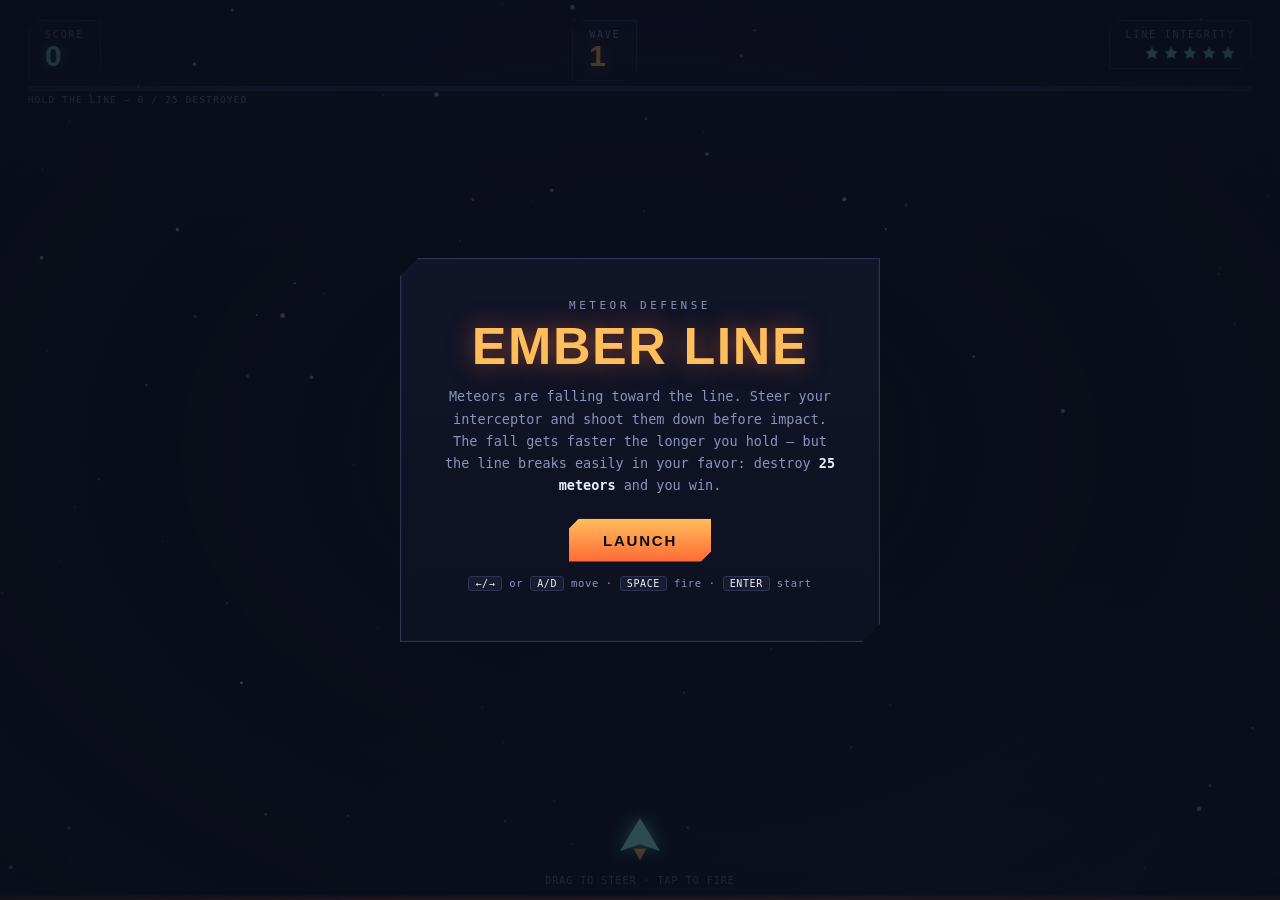
<file: ember-line/index.html>
<!doctype html>
<html lang="en">
<head>
  <meta charset="utf-8">
  <meta name="viewport" content="width=device-width, initial-scale=1, viewport-fit=cover">
  <title>Ember Line — Meteor Defense</title>
  <meta name="description" content="Steer an interceptor and shoot down a meteor storm before it breaches the line.">
  <link rel="stylesheet" href="style.css">
</head>
<body>
  <div id="stage">
    <canvas id="game"></canvas>

    <div id="hud">
      <div id="score-panel" class="hud-panel">
        <div class="hud-label">Score</div>
        <div class="hud-value" id="score-val">0</div>
      </div>
      <div id="wave-panel" class="hud-panel">
        <div class="hud-label">Wave</div>
        <div class="hud-value" id="wave-val">1</div>
      </div>
      <div id="lives-panel" class="hud-panel">
        <div class="hud-label">Line Integrity</div>
        <div id="lives-icons"></div>
      </div>
    </div>

    <div id="progress-wrap">
      <div id="progress-track"><div id="progress-fill"></div></div>
      <div id="progress-caption">Hold the line — <span id="progress-caption-num">0 / 25</span> destroyed</div>
    </div>

    <div id="touch-hint">Drag to steer · Tap to fire</div>

    <div id="overlay">
      <div class="card" id="start-card">
        <p class="eyebrow">Meteor Defense</p>
        <h1 class="title">Ember Line</h1>
        <p class="desc">Meteors are falling toward the line. Steer your interceptor and shoot them down before impact.<br>The fall gets faster the longer you hold — but the line breaks easily in your favor: destroy <b>25 meteors</b> and you win.</p>
        <button class="btn" id="start-btn">Launch</button>
        <p class="hint"><span class="key">←/→</span> or <span class="key">A/D</span> move · <span class="key">SPACE</span> fire · <span class="key">ENTER</span> start</p>
      </div>

      <div class="card" id="win-card" style="display:none;">
        <p class="eyebrow">Line Held</p>
        <h1 class="title">Sky Cleared</h1>
        <p class="desc">The bombardment has ended. Your line held against everything the sky threw at it.</p>
        <div class="stat-row">
          <div class="stat"><div class="n" id="win-score">0</div><div class="l">Score</div></div>
          <div class="stat"><div class="n" id="win-time">0s</div><div class="l">Time</div></div>
          <div class="stat"><div class="n" id="win-lives">0</div><div class="l">Lives Left</div></div>
        </div>
        <button class="btn" id="win-btn">Fly Again</button>
      </div>

      <div class="card" id="lose-card" style="display:none;">
        <p class="eyebrow">Line Breached</p>
        <h1 class="title">Impact</h1>
        <p class="desc">Too many meteors got through. The line has fallen — but the sky is always worth a second run.</p>
        <div class="stat-row">
          <div class="stat"><div class="n" id="lose-score">0</div><div class="l">Score</div></div>
          <div class="stat"><div class="n" id="lose-wave">1</div><div class="l">Wave Reached</div></div>
        </div>
        <button class="btn" id="lose-btn">Try Again</button>
      </div>
    </div>
  </div>

  <script src="game.js" defer></script>
</body>
</html>
</file>
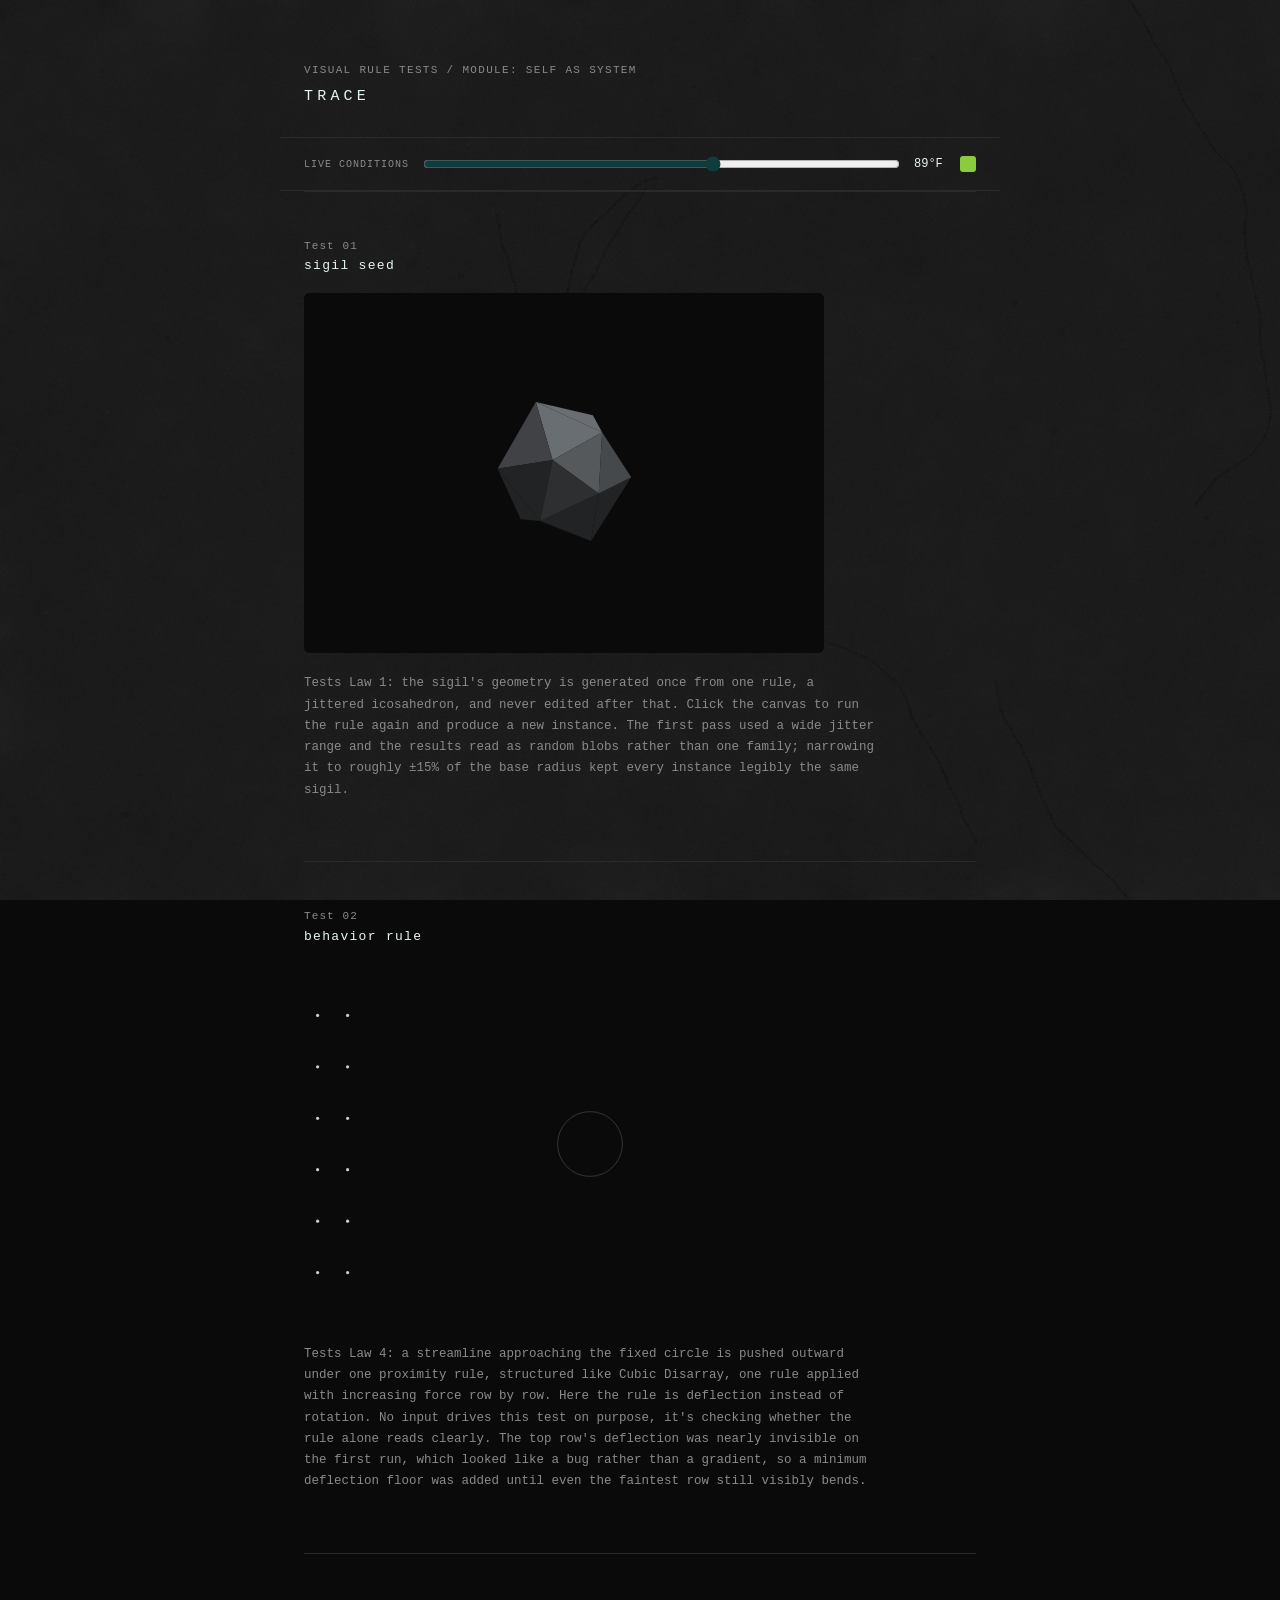
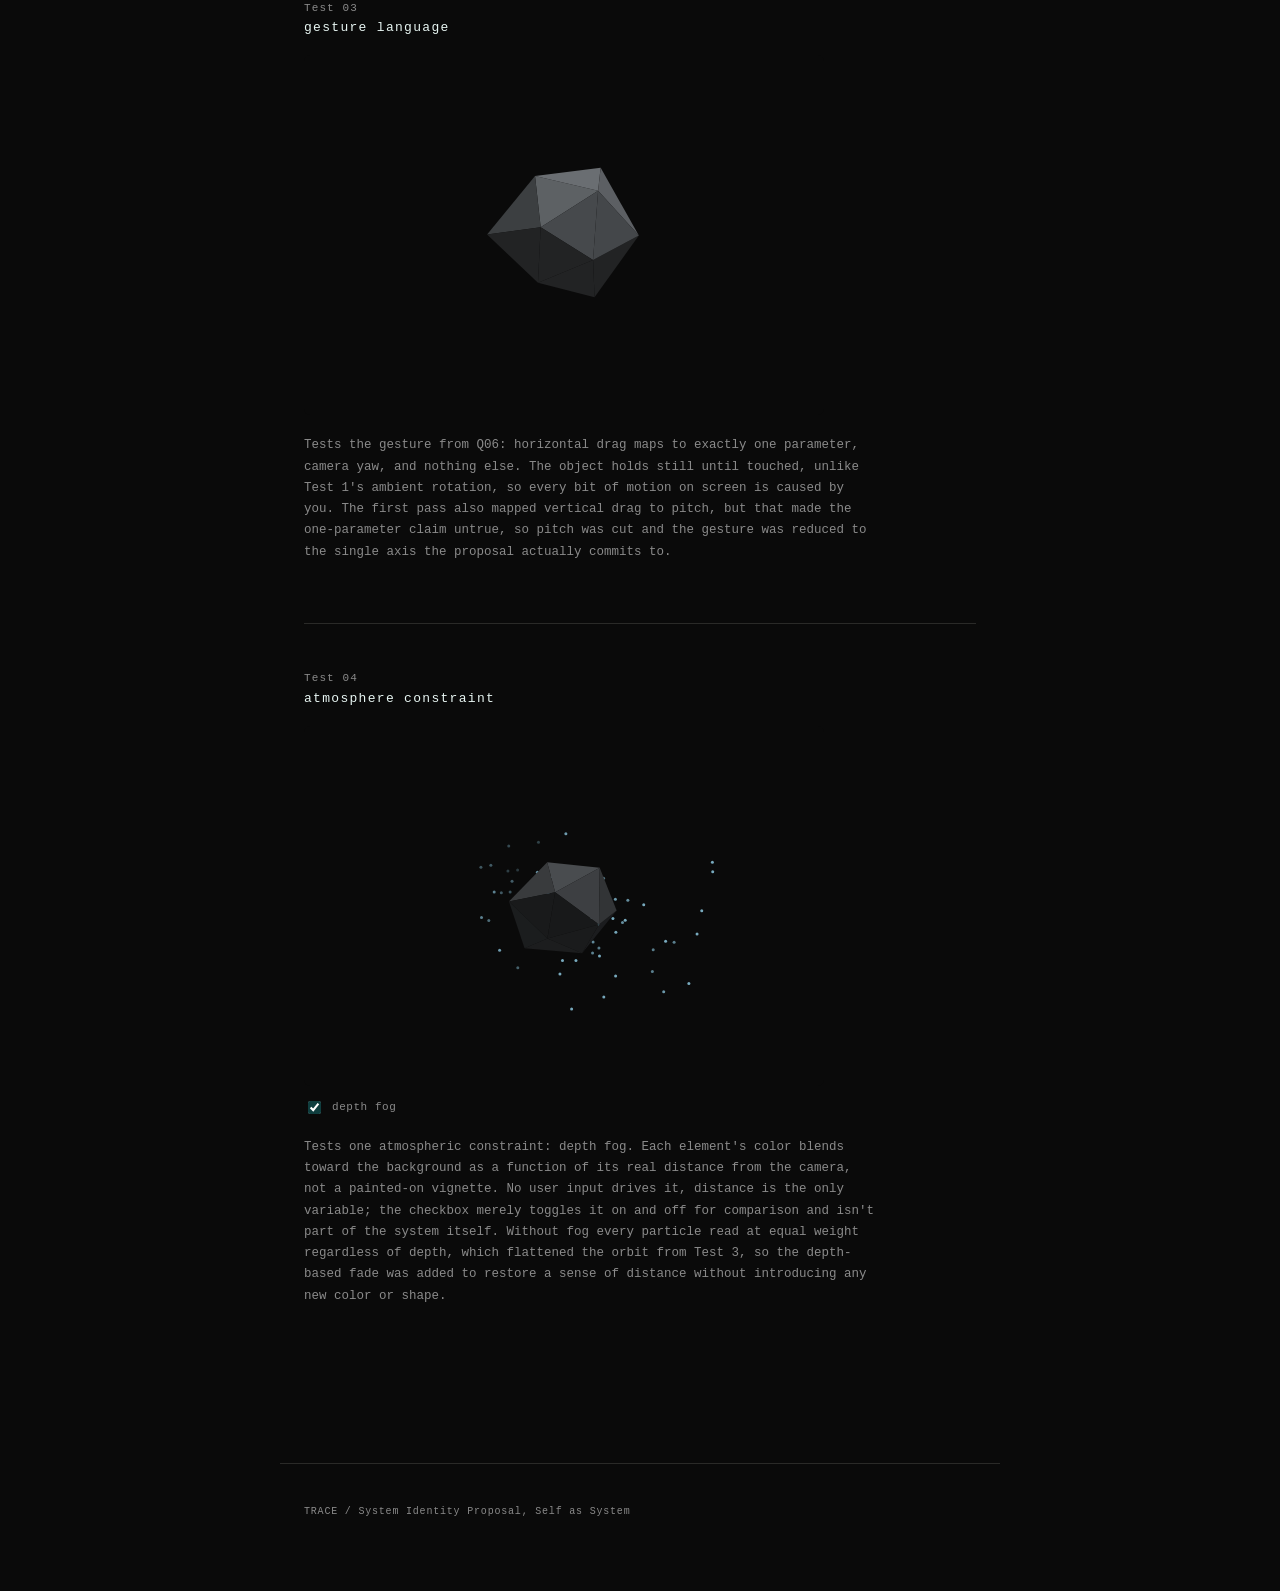
<file: trace-visual-rule-tests/index.html>
<!doctype html>
<html lang="en">
<head>
<meta charset="utf-8">
<meta name="viewport" content="width=device-width, initial-scale=1">
<title>TRACE — Visual Rule Tests</title>
<link rel="stylesheet" href="style.css">
</head>
<body>

<header class="page-head">
  <p class="eyebrow">Visual Rule Tests / Module: Self as System</p>
  <h1>TRACE</h1>
</header>

<div class="live-bar">
  <span class="live-label">live conditions</span>
  <input type="range" id="live-temp" min="40" max="120" value="89" step="1" aria-label="Temperature, drag to change the color swatch">
  <span class="live-readout"><span id="live-temp-out">--</span>&deg;F</span>
  <span class="live-swatch" id="live-swatch" aria-hidden="true"></span>
</div>

<main>

  <section class="test" id="test-1">
    <p class="test-num">Test 01</p>
    <h2>Sigil seed</h2>
    <canvas id="canvas-1" width="520" height="360"></canvas>
    <p class="caption">
      Tests Law 1: the sigil's geometry is generated once from one rule, a jittered
      icosahedron, and never edited after that. Click the canvas to run the rule again
      and produce a new instance. The first pass used a wide jitter range and the
      results read as random blobs rather than one family; narrowing it to roughly
      &plusmn;15% of the base radius kept every instance legibly the same sigil.
    </p>
  </section>

  <section class="test" id="test-2">
    <p class="test-num">Test 02</p>
    <h2>Behavior rule</h2>
    <canvas id="canvas-2" width="520" height="360"></canvas>
    <p class="caption">
      Tests Law 4: a streamline approaching the fixed circle is pushed outward under
      one proximity rule, structured like Cubic Disarray, one rule applied with
      increasing force row by row. Here the rule is deflection instead of rotation. No
      input drives this test on purpose, it's checking whether the rule alone reads
      clearly. The top row's deflection was nearly invisible on the first run, which
      looked like a bug rather than a gradient, so a minimum deflection floor was added
      until even the faintest row still visibly bends.
    </p>
  </section>

  <section class="test" id="test-3">
    <p class="test-num">Test 03</p>
    <h2>Gesture language</h2>
    <canvas id="canvas-3" width="520" height="360"></canvas>
    <p class="caption">
      Tests the gesture from Q06: horizontal drag maps to exactly one parameter,
      camera yaw, and nothing else. The object holds still until touched, unlike Test
      1's ambient rotation, so every bit of motion on screen is caused by you. The
      first pass also mapped vertical drag to pitch, but that made the
      one-parameter claim untrue, so pitch was cut and the gesture was reduced to the
      single axis the proposal actually commits to.
    </p>
  </section>

  <section class="test" id="test-4">
    <p class="test-num">Test 04</p>
    <h2>Atmosphere constraint</h2>
    <canvas id="canvas-4" width="520" height="360"></canvas>
    <label class="fog-toggle">
      <input type="checkbox" id="fog-toggle" checked>
      <span>depth fog</span>
    </label>
    <p class="caption">
      Tests one atmospheric constraint: depth fog. Each element's color blends
      toward the background as a function of its real distance from the camera, not
      a painted-on vignette. No user input drives it, distance is the only variable;
      the checkbox merely toggles it on and off for comparison and isn't part of the
      system itself. Without fog every particle read at equal weight regardless of
      depth, which flattened the orbit from Test 3, so the depth-based fade was
      added to restore a sense of distance without introducing any new color or
      shape.
    </p>
  </section>

</main>

<footer class="page-foot">
  <p>TRACE / System Identity Proposal, Self as System</p>
</footer>

<script src="script.js"></script>
</body>
</html>
</file>
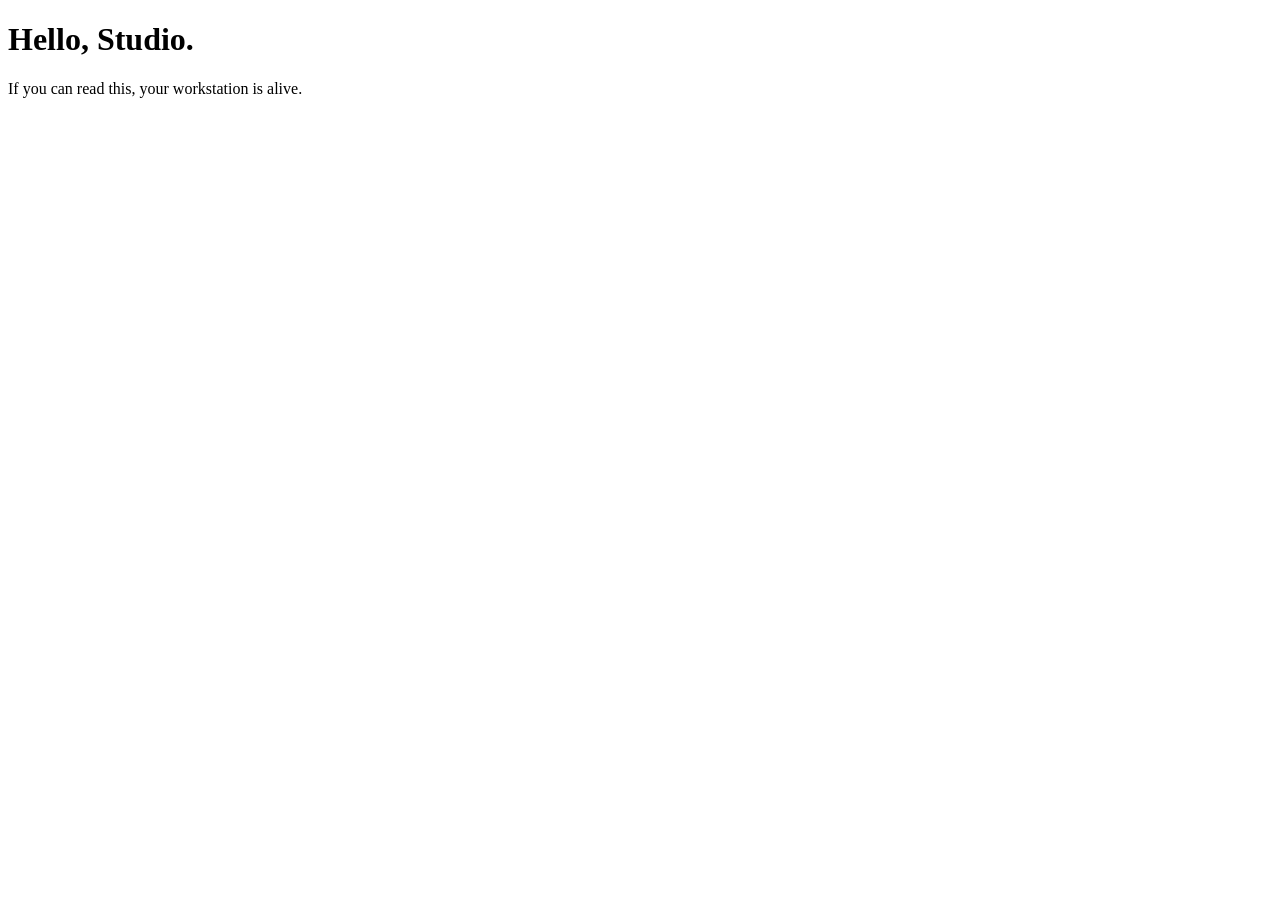
<file: hello.html>
<!doctype html>
<html>
  <head><meta charset="utf-8"><title>Hello Studio</title></head>
  <body>
    <h1>Hello, Studio.</h1>
    <p>If you can read this, your workstation is alive.</p>
  </body>
</html>
</file>
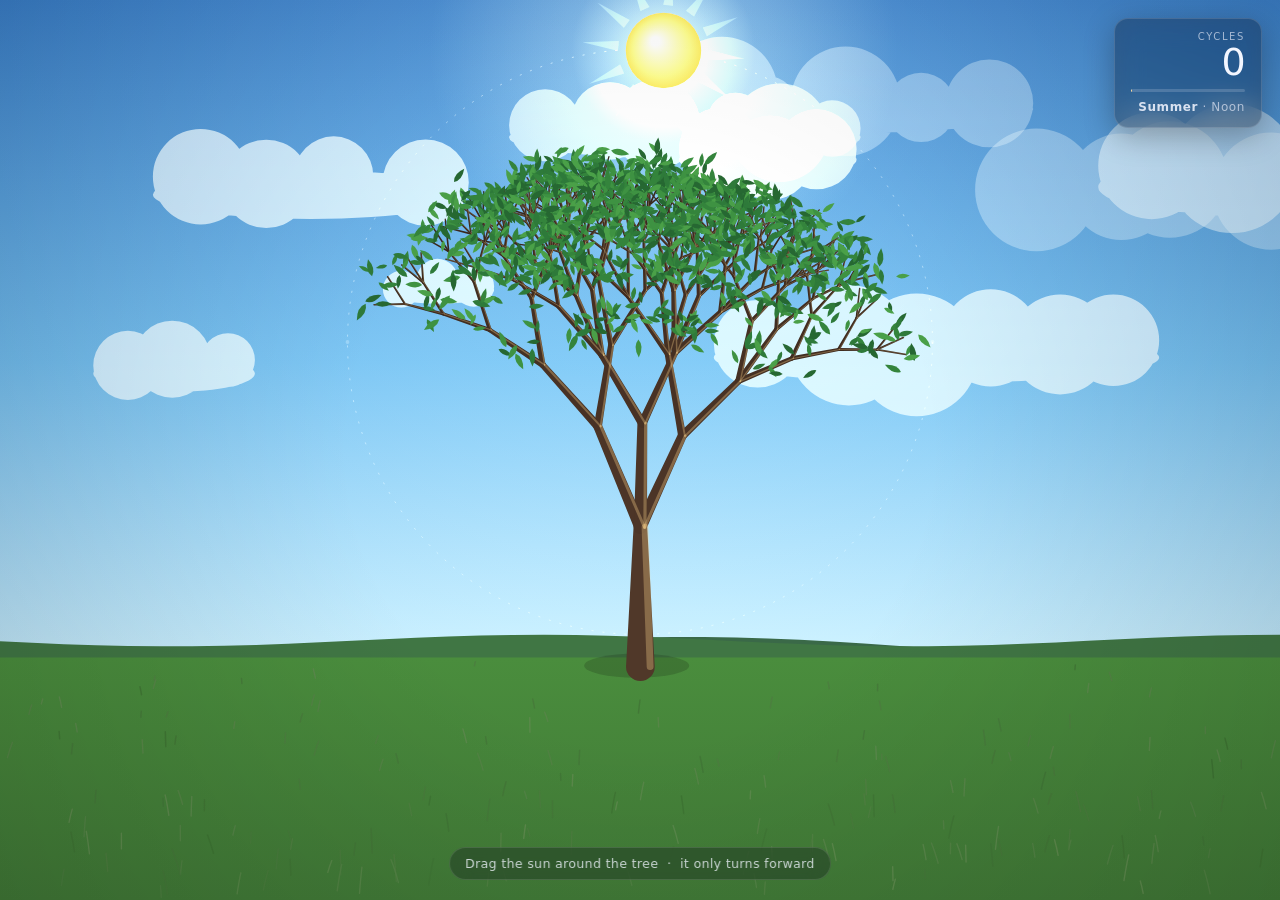
<file: wheel-of-the-year.html>
<!doctype html>
<html lang="en">
<head>
<meta charset="utf-8">
<meta name="viewport" content="width=device-width, initial-scale=1, viewport-fit=cover">
<title>Wheel of the Year — Sun, Moon &amp; Seasons</title>
<style>
  :root{
    --hud-fg: #f3f6ff;
    --hud-dim: rgba(243,246,255,.62);
  }
  *{ box-sizing:border-box; }
  html,body{ height:100%; margin:0; }
  body{
    background:#05070f;
    overflow:hidden;
    font-family: ui-sans-serif, -apple-system, "SF Pro Text", "Segoe UI", Inter, system-ui, sans-serif;
    -webkit-font-smoothing:antialiased;
    overscroll-behavior:none;
  }
  #scene{
    display:block;
    width:100%;
    height:100%;
    touch-action:none;
    cursor:grab;
    outline:none;
  }
  #scene.grabbing{ cursor:grabbing; }

  #hud{
    position:fixed;
    top: max(18px, env(safe-area-inset-top));
    right: max(18px, env(safe-area-inset-right));
    z-index:5;
    padding:12px 16px 13px;
    min-width:148px;
    border-radius:14px;
    background:rgba(10,14,26,.34);
    border:1px solid rgba(255,255,255,.14);
    backdrop-filter:blur(14px) saturate(1.2);
    -webkit-backdrop-filter:blur(14px) saturate(1.2);
    color:var(--hud-fg);
    text-align:right;
    user-select:none;
    pointer-events:none;
    box-shadow:0 8px 30px rgba(0,0,0,.28);
  }
  #hud .label{
    font-size:10px;
    letter-spacing:.16em;
    text-transform:uppercase;
    color:var(--hud-dim);
  }
  #hud .count{
    font-size:38px;
    line-height:1.02;
    font-weight:250;
    font-variant-numeric:tabular-nums;
    letter-spacing:-.02em;
    margin:1px 0 7px;
  }
  #hud .count.tick{ animation:tick .45s cubic-bezier(.2,.9,.3,1); }
  @keyframes tick{
    0%  { transform:translateY(-7px); opacity:.35; }
    100%{ transform:translateY(0);    opacity:1; }
  }
  #hud .track{
    height:3px;
    border-radius:3px;
    background:rgba(255,255,255,.16);
    overflow:hidden;
    margin-bottom:8px;
  }
  #hud .fill{
    height:100%;
    width:0%;
    border-radius:3px;
    background:linear-gradient(90deg, #ffd27a, #ffe9c2);
    transition:background .5s linear;
  }
  #hud .season{
    font-size:12px;
    letter-spacing:.05em;
    color:rgba(243,246,255,.86);
  }
  #hud .season b{ font-weight:600; }
  #hud .season span{ color:var(--hud-dim); }

  #hint{
    position:fixed;
    left:50%;
    bottom: max(20px, env(safe-area-inset-bottom));
    transform:translateX(-50%);
    z-index:5;
    padding:8px 15px;
    border-radius:999px;
    background:rgba(10,14,26,.3);
    border:1px solid rgba(255,255,255,.12);
    backdrop-filter:blur(10px);
    -webkit-backdrop-filter:blur(10px);
    color:rgba(243,246,255,.8);
    font-size:12.5px;
    letter-spacing:.03em;
    white-space:nowrap;
    user-select:none;
    pointer-events:none;
    transition:opacity .7s ease;
  }
  #hint.gone{ opacity:0; }
  @media (max-width:420px){
    #hud{ min-width:124px; padding:10px 13px 11px; }
    #hud .count{ font-size:31px; }
  }
</style>
</head>
<body>

<canvas id="scene" tabindex="0" role="slider" aria-label="Drag the sun and moon forward around the tree to move through the day and the seasons. The wheel only turns one way." aria-valuemin="0" aria-valuemax="360" aria-valuenow="0"></canvas>

<div id="hud">
  <div class="label">Cycles</div>
  <div class="count" id="count" aria-live="polite">0</div>
  <div class="track"><div class="fill" id="fill"></div></div>
  <div class="season"><b id="season">Summer</b> <span id="phase">· Noon</span></div>
</div>

<div id="hint">Drag the sun around the tree &nbsp;·&nbsp; it only turns forward</div>

<script>
(() => {
"use strict";

const TAU = Math.PI * 2;
const canvas = document.getElementById('scene');
const ctx = canvas.getContext('2d', { alpha:false });
const elCount  = document.getElementById('count');
const elFill   = document.getElementById('fill');
const elSeason = document.getElementById('season');
const elPhase  = document.getElementById('phase');
const elHint   = document.getElementById('hint');

/* ---------------------------------------------------------------- utils */
const clamp = (v,a,b) => v < a ? a : v > b ? b : v;
const lerp  = (a,b,t) => a + (b-a)*t;
function smoothstep(e0, e1, x){
  const t = clamp((x-e0)/(e1-e0), 0, 1);
  return t*t*(3-2*t);
}
function mulberry32(seed){
  let a = seed >>> 0;
  return function(){
    a |= 0; a = a + 0x6D2B79F5 | 0;
    let t = Math.imul(a ^ a >>> 15, 1 | a);
    t = t + Math.imul(t ^ t >>> 7, 61 | t) ^ t;
    return ((t ^ t >>> 14) >>> 0) / 4294967296;
  };
}
// shortest signed difference between two angles
function angDiff(d){
  while (d >  Math.PI) d -= TAU;
  while (d < -Math.PI) d += TAU;
  return d;
}
// colours are [r,g,b] arrays
const mix = (a,b,t) => [ a[0]+(b[0]-a[0])*t, a[1]+(b[1]-a[1])*t, a[2]+(b[2]-a[2])*t ];
const css = (c,a) => a === undefined
  ? `rgb(${c[0]|0},${c[1]|0},${c[2]|0})`
  : `rgba(${c[0]|0},${c[1]|0},${c[2]|0},${a})`;
// interpolate around a closed ring of evenly spaced colour keys
function ringLerp(keys, s){
  const n = keys.length;
  const p = (((s % 1) + 1) % 1) * n;
  const i = Math.floor(p);
  const f = p - i;
  return mix(keys[i % n], keys[(i+1) % n], f*f*(3-2*f));
}

/* ------------------------------------------------------------- palettes */
// eight keys around the wheel: noon(summer) → dusk(autumn) → midnight(winter) → dawn(spring)
const SKY_TOP = [
  [ 38,110,190],[ 54,124,196],[ 40, 60,120],[ 12, 20, 48],
  [  4,  6, 16],[  8, 14, 38],[ 46, 78,148],[ 58,134,206]
];
const SKY_MID = [
  [ 96,172,225],[124,186,226],[214,106, 78],[ 26, 38, 76],
  [  9, 14, 32],[ 22, 32, 66],[226,134,116],[138,196,238]
];
const SKY_BOT = [
  [186,224,244],[214,231,214],[246,182, 96],[ 58, 60, 92],
  [ 20, 28, 52],[ 48, 54, 92],[250,208,150],[212,234,206]
];
const GROUND_KEYS = [ [74,142,62], [138,106,52], [92,104,124], [104,168,74] ];

const LEAF_SUMMER = [ [46,122,58],[62,146,66],[38,104,50],[74,160,72],[52,132,60] ];
const LEAF_AUTUMN = [ [224,163,58],[217,119,47],[192,74,42],[184,52,42],[230,192,74] ];
const LEAF_SPRING = [ [168,208,106],[191,224,127],[214,235,150],[150,198,96] ];
const BLOSSOM     = [243,185,204];

const NIGHT_TINT  = [10,16,34];
const WARM_TINT   = [255,146,84];

const SEASONS = ['Summer','Autumn','Winter','Spring'];
const PHASES  = ['Noon','Afternoon','Dusk','Night','Midnight','Late night','Dawn','Morning'];

/* --------------------------------------------------------------- layout */
let W = 0, H = 0, dpr = 1;
let cx = 0, cy = 0, R = 0;          // wheel centre + radius
let groundY = 0;
let tree = null, stars = [], clouds = [], grass = [], hills = [];
let flakes = [];
const falling = [];                  // leaves in the air
const litter  = [];                  // leaves on the ground
const streaks = [];                  // meteors currently in the sky
let nextShoot = 2.5;

const SEED = 20260806;

/* ------------------------------------------------------------ the tree */
// The tree is grown once in abstract units, then scaled into the viewport so
// the wheel encircles its crown.
let treeUnits = null;

function buildTreeUnits(){
  const rand = mulberry32(SEED);
  const branches = [], tips = [];

  (function grow(x, y, ang, len, w, depth){
    const x2 = x + Math.cos(ang)*len;
    const y2 = y + Math.sin(ang)*len;
    const w2 = w * 0.74;
    branches.push({ x1:x, y1:y, x2, y2, w1:w, w2, depth });

    if (depth >= 6 || len < 2.6){ tips.push({ x:x2, y:y2, depth }); return; }

    const kids = depth === 0 ? 3 : (rand() < 0.28 ? 3 : 2);
    for (let i = 0; i < kids; i++){
      const t = kids === 1 ? 0 : (i/(kids-1)) - 0.5;      // -0.5 .. 0.5
      let na = ang + t*(0.92 + rand()*0.44) + (rand()-0.5)*0.30;
      na += (-Math.PI/2 - na) * 0.21;                     // keep the crown upright
      const nl = len * (0.74 + rand()*0.10);
      grow(x2, y2, na, nl, w2*(0.88 + rand()*0.09), depth+1);
      if (depth >= 3) tips.push({ x:lerp(x,x2,0.55), y:lerp(y,y2,0.55), depth });
    }
  })(0, 0, -Math.PI/2, 34, 4.8, 0);

  // full bounding box (base sits at y = 0)
  let minX = 1e9, maxX = -1e9, minY = 1e9;
  // crown = everything above the bare trunk
  let cMinX = 1e9, cMaxX = -1e9, cMinY = 1e9, cMaxY = -1e9;
  for (const b of branches){
    minX = Math.min(minX, b.x1, b.x2); maxX = Math.max(maxX, b.x1, b.x2);
    minY = Math.min(minY, b.y1, b.y2);
    if (b.depth >= 1){
      cMinX = Math.min(cMinX, b.x1, b.x2); cMaxX = Math.max(cMaxX, b.x1, b.x2);
      cMinY = Math.min(cMinY, b.y1, b.y2); cMaxY = Math.max(cMaxY, b.y1, b.y2);
    }
  }
  const crownCx = (cMinX + cMaxX)/2;
  const crownCy = (cMinY + cMaxY)/2;
  const crownH  = cMaxY - cMinY;
  const halfW   = Math.max(cMaxX - crownCx, crownCx - cMinX);
  const Runits  = Math.max(halfW, crownH/2) * 1.10;

  // leaf anchors, also in unit space
  const seeds = [];
  for (const tip of tips){
    const n = tip.depth >= 6 ? 4 : 2;
    for (let i = 0; i < n; i++){
      const a = rand()*TAU, d = rand() * crownH * 0.06;
      const lx = tip.x + Math.cos(a)*d, ly = tip.y + Math.sin(a)*d;
      const high = clamp((-ly + cMaxY) / Math.max(1, crownH), 0, 1);   // 1 = crown top
      const out  = clamp(Math.abs(lx - crownCx) / Math.max(1, halfW), 0, 1);
      seeds.push({
        x: lx, y: ly,
        r: 0.020 + rand()*0.013,                                       // × crown height
        ang: rand()*TAU,
        thr: clamp(rand()*0.70 + out*0.17 + high*0.11, 0.02, 0.985),
        hue: rand(),
        blossom: rand() < 0.13
      });
    }
  }

  return {
    branches, seeds,
    fullW: maxX - minX, fullH: -minY,
    crownCx, crownH, Runits,
    offUnits: -crownCy            // crown centre height above the base
  };
}

// scale + place the tree, and derive the wheel from it
function fitTree(){
  const u = treeUnits;
  const Rmax = Math.min(W*0.43, H*0.325);
  let scale = Math.min(Rmax / u.Runits, (W*0.94) / u.fullW, (H*0.80) / u.fullH);

  // the whole composition has to fit between the top of the sky and the ground
  let blockH = Math.max(u.offUnits*scale + u.Runits*scale, u.fullH*scale);
  const topPad = H*0.055, maxGround = H*0.87;
  if (topPad + blockH > maxGround){
    const k = (maxGround - topPad) / blockH;
    scale *= k;
    blockH *= k;
  }

  R  = u.Runits * scale;
  cx = W/2;
  groundY = clamp(topPad + blockH, H*0.58, maxGround);
  cy = groundY - u.offUnits*scale;

  // The wheel stays centred on the crown so it hugs the tree with no dead space
  // at the top. The cost is that its lowest point sits at or just under the
  // horizon, so the moon rides low through midnight.

  const ox = cx - u.crownCx*scale;
  const ch = u.crownH * scale;
  const branches = u.branches.map(b => ({
    x1: b.x1*scale + ox,
    // flare the trunk out where it meets the earth so it reads as planted
    y1: b.y1*scale + groundY + (b.depth === 0 ? ch*0.022 : 0),
    x2: b.x2*scale + ox, y2: b.y2*scale + groundY,
    w1: Math.max(0.8, b.w1*scale) * (b.depth === 0 ? 1.55 : 1),
    w2: Math.max(0.6, b.w2*scale),
    depth: b.depth
  }));
  const trunk = branches[0];
  const leaves = u.seeds.map(s => ({
    x: s.x*scale + ox, y: s.y*scale + groundY,
    size: ch * s.r,
    ang: s.ang, thr: s.thr, hue: s.hue, blossom: s.blossom,
    on: true, grow: 1
  }));

  // Precompute where snow piles up. Each qualifying limb gets a ridge polygon:
  // a bottom edge that rests on the branch and a crest whose height rises and
  // falls along the span, so it reads as heaped snow rather than a smooth tube.
  // Snow falls straight down, so the pile is offset in world-up, not along the
  // branch normal. Seeded, so the heaps are identical every frame and only
  // their size tracks the season.
  const srand = mulberry32(SEED + 31);
  const snowPiles = [], snowClumps = [];
  const meltAt = (x, y) => clamp(0.40 + 0.32*Math.sin(x*0.019)*Math.cos(y*0.026)
                                 + srand()*0.22, 0.02, 0.97);

  for (const b of branches){
    const dx = b.x2 - b.x1, dy = b.y2 - b.y1;
    const len = Math.hypot(dx, dy) || 1;
    const flat = Math.abs(dx) / len;             // flat limbs catch the most
    const hold = flat * flat;
    if (hold < 0.06 || b.w1 < 1.0) continue;

    const n     = Math.round(clamp(len / (ch*0.020), 3, 16));
    const freq  = 1.1 + srand()*2.1;             // how many mounds along the span
    const phase = srand()*TAU;
    const pts = [];
    for (let i = 0; i <= n; i++){
      const u  = i/n;
      const hw = lerp(b.w1, b.w2, u) * 0.5;
      const taper = Math.pow(Math.sin(Math.PI*u), 0.45);   // slides off the ends
      const wave  = 0.5 + 0.5*Math.sin(u*freq*TAU + phase);
      const h = (hw*1.7 + ch*0.015) * hold * taper
              * (0.40 + 0.80*wave) * (0.78 + srand()*0.46);
      pts.push({ x: b.x1 + dx*u, y: b.y1 + dy*u, hw, h });
    }
    // always run left to right, so every ridge winds the same way and they
    // union cleanly when filled together
    if (pts[0].x > pts[pts.length-1].x) pts.reverse();
    const mid = pts[(pts.length/2)|0];
    snowPiles.push({ pts, melt: meltAt(mid.x, mid.y) });

    // forks collect the deepest snow
    if (b.depth >= 1 && b.w1 > 1.5){
      const r = (b.w1*0.80 + ch*0.008) * (0.35 + 0.65*hold) * (0.8 + srand()*0.5);
      snowClumps.push({
        x: b.x1, y: b.y1 - b.w1*0.30 - r*0.20, r,
        melt: meltAt(b.x1, b.y1)
      });
    }
  }
  tree = { branches, leaves, crownH: ch, baseX: trunk.x1, baseW: trunk.w1,
           snowPiles, snowClumps };
}

/* --------------------------------------------------- scenery generators */
function buildScenery(){
  const rand = mulberry32(SEED + 7);

  stars = [];
  for (let i = 0; i < 340; i++){
    stars.push({
      x   : rand()*W,
      y   : rand()*groundY,
      size: 0.5 + rand()*rand()*2.1,
      tw  : 0.7 + rand()*2.6,
      ph  : rand()*TAU,
      warm: rand() < 0.22
    });
  }

  clouds = [];
  for (let i = 0; i < 9; i++){
    const puffs = [];
    const n = 3 + Math.floor(rand()*4);
    for (let j = 0; j < n; j++){
      puffs.push({ dx:(j - (n-1)/2)*0.62 + (rand()-0.5)*0.3, dy:(rand()-0.5)*0.34, r:0.55 + rand()*0.5 });
    }
    clouds.push({
      x: rand()*W*1.4 - W*0.2,
      y: H*(0.06 + rand()*0.36),
      s: H*(0.030 + rand()*0.045),
      v: (7 + rand()*15) * (rand() < 0.5 ? -1 : 1),
      puffs
    });
  }

  grass = [];
  const gh = H - groundY;
  for (let i = 0; i < 190; i++){
    const yy = groundY + Math.pow(rand(), 0.7) * gh;
    grass.push({
      x: rand()*W, y: yy,
      h: (6 + rand()*13) * (0.5 + (yy-groundY)/Math.max(1,gh)),
      lean: (rand()-0.5)*0.7,
      tone: rand()
    });
  }

  hills = [];
  for (let k = 0; k < 2; k++){
    const pts = [];
    const amp = H*0.024 * (1 - k*0.4);
    const ph  = rand()*TAU, fr = 1.4 + rand()*1.1;
    for (let i = 0; i <= 40; i++){
      const t = i/40;
      pts.push({ x: t*W, y: groundY - amp*(0.55 + 0.45*Math.sin(t*fr*TAU + ph)) - k*H*0.012 });
    }
    hills.push(pts);
  }

  flakes = [];
  for (let i = 0; i < 150; i++){
    flakes.push({ x: rand()*W, y: rand()*H, r: 0.9 + rand()*2.1, v: 14 + rand()*38, sw: rand()*TAU, ss: 0.6 + rand()*1.4 });
  }
}

function layout(){
  dpr = Math.min(window.devicePixelRatio || 1, 2);
  W = window.innerWidth;
  H = window.innerHeight;
  canvas.width  = Math.round(W * dpr);
  canvas.height = Math.round(H * dpr);
  canvas.style.width  = W + 'px';
  canvas.style.height = H + 'px';
  ctx.setTransform(dpr, 0, 0, dpr, 0, 0);

  if (!treeUnits) treeUnits = buildTreeUnits();
  fitTree();                 // sets cx, cy, R, groundY and the placed tree
  buildScenery();
  falling.length = 0;
  litter.length  = 0;
}

/* ---------------------------------------------------------- wheel state */
let angle = 0;               // unwrapped: 0 = top = summer noon, grows clockwise
let vel   = 0;               // angular velocity for flick momentum
let idle  = 0;               // seconds since the wheel was last touched
const AUTO_SPEED = TAU / 72; // one full year every 72 seconds, hands off
let dragging = false;
let lastPointerAng = 0;
let interacted = false;
const samples = [];

function pointerAngle(e){
  const r = canvas.getBoundingClientRect();
  const dx = e.clientX - r.left - cx;
  const dy = e.clientY - r.top  - cy;
  return Math.atan2(dx, -dy);          // 0 at top, increasing clockwise
}
// Close to the hub the angle is ill-defined and flips around wildly. Since only
// forward motion counts, that jitter would otherwise ratchet the year onward.
function nearHub(e){
  const r = canvas.getBoundingClientRect();
  const dx = e.clientX - r.left - cx;
  const dy = e.clientY - r.top  - cy;
  return (dx*dx + dy*dy) < (R*0.18)*(R*0.18);
}
function orbXY(th){
  return { x: cx + Math.sin(th)*R, y: cy - Math.cos(th)*R };
}

canvas.addEventListener('pointerdown', e => {
  dragging = true; vel = 0; samples.length = 0;
  lastPointerAng = pointerAngle(e);
  canvas.setPointerCapture(e.pointerId);
  canvas.classList.add('grabbing');
  markInteracted();
});
canvas.addEventListener('pointermove', e => {
  if (!dragging) return;
  const pa = pointerAngle(e);
  if (nearHub(e)){ lastPointerAng = pa; return; }   // resync, don't accumulate
  const d  = angDiff(pa - lastPointerAng);
  lastPointerAng = pa;
  if (d > 0) angle += d;              // the wheel only ever turns forward
  const now = performance.now();
  samples.push({ t: now, d: Math.max(0, d) });
  while (samples.length && now - samples[0].t > 110) samples.shift();
});
function endDrag(e){
  if (!dragging) return;
  dragging = false;
  canvas.classList.remove('grabbing');
  if (e && e.pointerId !== undefined && canvas.hasPointerCapture(e.pointerId)) canvas.releasePointerCapture(e.pointerId);
  // flick momentum
  if (samples.length > 1){
    const dt = (samples[samples.length-1].t - samples[0].t) / 1000;
    let sum = 0; for (const s of samples) sum += s.d;
    if (dt > 0.008) vel = clamp(sum / dt, 0, 9);
  }
  samples.length = 0;
}
canvas.addEventListener('pointerup', endDrag);
canvas.addEventListener('pointercancel', endDrag);
canvas.addEventListener('lostpointercapture', endDrag);

canvas.addEventListener('keydown', e => {
  const step = e.shiftKey ? 0.28 : 0.075;
  if (e.key === 'ArrowRight' || e.key === 'ArrowUp' ||
      e.key === 'ArrowLeft'  || e.key === 'ArrowDown'){
    angle += step; vel = 0; markInteracted(); e.preventDefault();
  }
});
function markInteracted(){
  if (interacted) return;
  interacted = true;
  elHint.classList.add('gone');
}
window.addEventListener('resize', layout);

/* ------------------------------------------------------ season shaping */
// foliage: 1 = full crown, 0 = bare. s is the season phase 0..1 around the wheel
function foliage(s){
  if (s < 0.10) return 1;
  if (s < 0.45) return 1 - smoothstep(0.10, 0.45, s);
  if (s < 0.66) return 0;
  if (s < 0.95) return smoothstep(0.66, 0.95, s);
  return 1;
}
function leafColor(leaf, s){
  if (leaf.blossom && s > 0.62 && s < 0.94){
    return mix(BLOSSOM, LEAF_SPRING[leaf.hue*LEAF_SPRING.length|0], smoothstep(0.80, 0.94, s));
  }
  const summer = LEAF_SUMMER[(leaf.hue*LEAF_SUMMER.length)|0];
  if (s < 0.55){
    const autumn = LEAF_AUTUMN[(leaf.hue*LEAF_AUTUMN.length)|0];
    return mix(summer, autumn, smoothstep(0.06, 0.33, s));
  }
  const spring = LEAF_SPRING[(leaf.hue*LEAF_SPRING.length)|0];
  return mix(spring, summer, smoothstep(0.74, 0.99, s));
}

/* ---------------------------------------------------------- draw pieces */
let sunUp = 1, nightF = 0, duskF = 0, snowF = 0, season = 0;
let snowTop = 0;          // y of the snowfield surface

// tint any surface colour by the current light
function shade(c){
  let out = mix(c, WARM_TINT, duskF * 0.30);
  out = mix(out, NIGHT_TINT, (1 - sunUp) * 0.80);
  return out;
}
// snow catches the moonlight, so it darkens far less than everything else
function shadeSnow(c){
  let out = mix(c, WARM_TINT, duskF * 0.34);
  out = mix(out, [96,116,164], (1 - sunUp) * 0.46);
  return out;
}

function leafPath(g, s){
  g.beginPath();
  g.moveTo(0, 0);
  g.quadraticCurveTo(s*0.58, -s*0.52, s*1.55, 0);
  g.quadraticCurveTo(s*0.58,  s*0.52, 0, 0);
  g.closePath();
}

let skyMidNow = [120,180,225];

function drawSky(s){
  const top = ringLerp(SKY_TOP, s), mid = ringLerp(SKY_MID, s), bot = ringLerp(SKY_BOT, s);
  skyMidNow = mid;
  const g = ctx.createLinearGradient(0, 0, 0, groundY);
  g.addColorStop(0,    css(top));
  g.addColorStop(0.55, css(mid));
  g.addColorStop(1,    css(bot));
  ctx.fillStyle = g;
  ctx.fillRect(0, 0, W, H);
}

function drawStars(t){
  const a = clamp(1 - sunUp * 2.4, 0, 1);   // gone well before the sky brightens
  if (a <= 0.01) return;
  ctx.save();
  for (const st of stars){
    const x = st.x, y = st.y;
    const tw = 0.55 + 0.45*Math.sin(t*st.tw + st.ph);
    ctx.globalAlpha = a * tw;
    ctx.fillStyle = st.warm ? '#ffe9c9' : '#eaf1ff';
    ctx.beginPath();
    ctx.arc(x, y, st.size, 0, TAU);
    ctx.fill();
    if (st.size > 1.7){
      ctx.globalAlpha = a * tw * 0.14;
      ctx.beginPath(); ctx.arc(x, y, st.size*2.6, 0, TAU); ctx.fill();
    }
  }
  ctx.restore();
}

// Night sky visitors. Mostly lone white shooting stars; now and then a small
// orange meteor shower — a handful of streaks travelling the same way, staggered
// so they arrive in ones and twos rather than all at once.
function spawnMeteor(o){
  streaks.push({
    x: o.x, y: o.y, ux: o.ux, uy: o.uy,
    speed: o.speed, tail: o.tail, w: o.w, warm: o.warm,
    life: 0, max: o.max, delay: o.delay || 0
  });
}

function spawnShootingStar(){
  const r = Math.random;
  const dir = r() < 0.5 ? 1 : -1;
  const th  = 0.42 + r()*0.40;                    // angle below the horizontal
  spawnMeteor({
    x: dir > 0 ? r()*W*0.55 : W - r()*W*0.55,
    y: r()*groundY*0.42,
    ux: dir*Math.cos(th), uy: Math.sin(th),
    speed: 430 + r()*280, tail: 74 + r()*78,
    w: 1.5 + r()*0.8, warm: false, max: 0.72 + r()*0.34
  });
}

function spawnShower(){
  const r = Math.random;
  const dir = r() < 0.5 ? 1 : -1;
  const th  = 0.52 + r()*0.26;                    // one shared direction
  const n   = 5 + Math.floor(r()*4);              // kept small on purpose
  for (let i = 0; i < n; i++){
    const f  = (i + r()*0.7) / n;
    const tj = th + (r()-0.5)*0.09;               // barely-there fan
    spawnMeteor({
      // enter just above the skyline so they are already bright by the time
      // they are in frame, rather than burning out on the way down
      x: W * (dir > 0 ? 0.02 + 0.80*f : 0.18 + 0.80*f),
      y: -22 - r()*38,
      ux: dir*Math.cos(tj), uy: Math.sin(tj),
      speed: 380 + r()*190, tail: 86 + r()*80,
      w: 1.2 + r()*0.9, warm: true,
      max: 1.45 + r()*0.5,
      delay: i*0.14 + r()*0.20
    });
  }
}

function drawMeteors(dt, t){
  const night = clamp(1 - sunUp*3, 0, 1);

  if (night > 0.55){
    nextShoot -= dt;
    if (nextShoot <= 0){
      if (Math.random() < 0.2){ spawnShower();      nextShoot = 9 + Math.random()*8; }
      else                    { spawnShootingStar(); nextShoot = 2.2 + Math.random()*3.4; }
    }
  }
  if (!streaks.length) return;

  ctx.save();
  ctx.lineCap = 'round';
  for (let i = streaks.length - 1; i >= 0; i--){
    const m = streaks[i];
    if (m.delay > 0){ m.delay -= dt; continue; }
    m.life += dt;
    if (m.life > m.max){ streaks.splice(i, 1); continue; }
    m.x += m.ux * m.speed * dt;
    m.y += m.uy * m.speed * dt;

    const p = m.life / m.max;
    const a = night * smoothstep(0, 0.09, p) * (1 - smoothstep(0.58, 1, p));
    if (a <= 0.015) continue;

    const tx = m.x - m.ux*m.tail, ty = m.y - m.uy*m.tail;
    const g = ctx.createLinearGradient(m.x, m.y, tx, ty);
    if (m.warm){
      g.addColorStop(0,    `rgba(255,240,210,${a})`);
      g.addColorStop(0.26, `rgba(255,166,74,${a*0.72})`);
      g.addColorStop(1,     'rgba(255,116,26,0)');
    } else {
      g.addColorStop(0,    `rgba(255,255,255,${a})`);
      g.addColorStop(1,     'rgba(198,218,255,0)');
    }
    ctx.strokeStyle = g;
    ctx.lineWidth = m.w;
    ctx.beginPath(); ctx.moveTo(m.x, m.y); ctx.lineTo(tx, ty); ctx.stroke();

    ctx.globalAlpha = a;
    ctx.fillStyle = m.warm ? '#fff1d6' : '#ffffff';
    ctx.beginPath(); ctx.arc(m.x, m.y, m.w*0.6, 0, TAU); ctx.fill();
    ctx.globalAlpha = 1;
  }
  ctx.restore();
}

function drawClouds(dt, s){
  const alpha = 0.02 + sunUp*0.72;      // the night sky stays clear
  // pull the cloud colour toward the sky behind it so they sit in the palette
  const base = mix([255,255,255], skyMidNow, 0.22 + duskF*0.30);
  const col  = shade(base);
  const warm = mix(col, [255,186,140], duskF*0.60);
  ctx.save();
  for (const c of clouds){
    c.x += c.v * dt;
    if (c.x < -W*0.35) c.x = W*1.3;
    if (c.x > W*1.35)  c.x = -W*0.3;
    ctx.globalAlpha = alpha * (0.72 + 0.28*Math.sin(c.y));
    ctx.fillStyle = css(warm);
    // one path: overlapping puffs plus a soft flat underside, filled once so no seams show
    ctx.beginPath();
    let lo = 0, hi = 0;
    for (const p of c.puffs){
      const px = c.x + p.dx*c.s*1.9, py = c.y + p.dy*c.s, pr = p.r*c.s;
      lo = Math.min(lo, px - pr - c.x);
      hi = Math.max(hi, px + pr - c.x);
      ctx.moveTo(px + pr, py);
      ctx.arc(px, py, pr, 0, TAU);
    }
    const bw = (hi - lo) * 0.5, bx = c.x + (hi + lo) * 0.5;
    ctx.moveTo(bx + bw, c.y + c.s*0.18);
    ctx.ellipse(bx, c.y + c.s*0.18, bw, c.s*0.42, 0, 0, TAU);
    ctx.fill();
  }
  ctx.restore();
}

function drawTrack(th){
  ctx.save();
  ctx.setLineDash([2, 9]);
  ctx.lineWidth = 1;
  ctx.strokeStyle = `rgba(255,255,255,${0.26 + (dragging?0.20:0) + sunUp*0.10})`;
  ctx.beginPath(); ctx.arc(cx, cy, R, 0, TAU); ctx.stroke();
  ctx.setLineDash([]);
  // season ticks
  for (let i = 0; i < 4; i++){
    const a = i * Math.PI/2;
    const x = cx + Math.sin(a)*R, y = cy - Math.cos(a)*R;
    ctx.globalAlpha = 0.20 + (dragging ? 0.18 : 0);
    ctx.fillStyle = '#ffffff';
    ctx.beginPath(); ctx.arc(x, y, 1.9, 0, TAU); ctx.fill();
  }
  ctx.restore();
}

function drawOrb(t, th, ox, oy){
  // stay a sun right down to the horizon, then hand over to the moon below it
  const moonAmt = smoothstep(0.04, -0.30, Math.cos(th));       // 0 = sun, 1 = moon
  const swell   = 1 + duskF * 0.42;
  const base    = Math.min(W, H) * 0.042;
  const r       = base * lerp(1, 0.90, moonAmt) * swell;

  // glow
  const glowCol = mix([255,196,86], [188,206,246], moonAmt);
  const glowR   = r * lerp(6.2, 4.4, moonAmt);
  const gg = ctx.createRadialGradient(ox, oy, r*0.4, ox, oy, glowR);
  gg.addColorStop(0,    css(glowCol, lerp(0.55, 0.50, moonAmt)));
  gg.addColorStop(0.35, css(glowCol, lerp(0.16, 0.10, moonAmt)));
  gg.addColorStop(1,    css(glowCol, 0));
  ctx.save();
  ctx.globalCompositeOperation = 'lighter';
  ctx.fillStyle = gg;
  ctx.beginPath(); ctx.arc(ox, oy, glowR, 0, TAU); ctx.fill();
  ctx.restore();

  // rays (sun only)
  if (moonAmt < 0.95){
    ctx.save();
    ctx.translate(ox, oy);
    ctx.rotate(t*0.06);
    ctx.globalCompositeOperation = 'lighter';
    // rays belong to a high sun; they soften as it nears the horizon
    ctx.globalAlpha = (1-moonAmt) * (1 - duskF*0.72) * 0.15 * (0.75 + 0.25*Math.sin(t*1.3));
    ctx.fillStyle = '#ffe6a8';
    for (let i = 0; i < 12; i++){
      ctx.rotate(TAU/12);
      ctx.beginPath();
      ctx.moveTo(-r*0.13, -r*1.2);
      ctx.lineTo( r*0.13, -r*1.2);
      ctx.lineTo(0, -r*2.15);
      ctx.closePath(); ctx.fill();
    }
    ctx.restore();
  }

  // disc — sun body under, moon body cross-fading over
  const sunInner = mix([255,252,226], [255,214,120], duskF*0.55);
  const sunOuter = mix([255,196,72],  [246,118, 62], duskF*0.75);
  ctx.save();
  ctx.globalAlpha = 1 - moonAmt*0.9;
  const sg = ctx.createRadialGradient(ox - r*0.22, oy - r*0.25, r*0.1, ox, oy, r);
  sg.addColorStop(0, css(sunInner));
  sg.addColorStop(1, css(sunOuter));
  ctx.fillStyle = sg;
  ctx.beginPath(); ctx.arc(ox, oy, r, 0, TAU); ctx.fill();
  ctx.restore();

  if (moonAmt > 0.02){
    ctx.save();
    ctx.globalAlpha = moonAmt;
    const mg = ctx.createRadialGradient(ox - r*0.28, oy - r*0.3, r*0.12, ox, oy, r);
    mg.addColorStop(0, '#fdfefe');
    mg.addColorStop(0.7, '#e4e9f3');
    mg.addColorStop(1, '#c2cbdd');
    ctx.fillStyle = mg;
    ctx.beginPath(); ctx.arc(ox, oy, r, 0, TAU); ctx.fill();

    // craters
    ctx.clip();
    const cr = mulberry32(99);
    ctx.globalAlpha = moonAmt * 0.20;
    ctx.fillStyle = '#8e99b0';
    for (let i = 0; i < 8; i++){
      const a = cr()*TAU, d = Math.sqrt(cr())*r*0.72;
      ctx.beginPath();
      ctx.arc(ox + Math.cos(a)*d, oy + Math.sin(a)*d, r*(0.07 + cr()*0.15), 0, TAU);
      ctx.fill();
    }
    // gentle terminator so it reads as a phase
    const ph = ((cycles * 0.22) % 1) * TAU;
    const off = Math.cos(ph) * r * 0.85;
    ctx.globalAlpha = moonAmt * 0.55;
    ctx.fillStyle = 'rgba(16,22,44,0.92)';
    ctx.beginPath();
    ctx.arc(ox + off - r*0.72, oy - r*0.16, r*1.08, 0, TAU);
    ctx.fill();
    ctx.restore();
  }
}

function drawHills(){
  for (let k = 0; k < hills.length; k++){
    const pts = hills[k];
    const base = mix(ringLerp(GROUND_KEYS, season), [40,62,86], 0.45 - k*0.16);
    const snow = mix(base, [226,236,248], snowF*0.8);
    ctx.fillStyle = css(shade(snow));
    ctx.beginPath();
    ctx.moveTo(0, H);
    ctx.lineTo(0, pts[0].y);
    for (const p of pts) ctx.lineTo(p.x, p.y);
    ctx.lineTo(W, H);
    ctx.closePath(); ctx.fill();
  }
}

function drawGround(){
  const base = ringLerp(GROUND_KEYS, season);
  const near = shade(mix(base, [30,44,26], 0.22));
  const far  = shade(base);
  const g = ctx.createLinearGradient(0, groundY, 0, H);
  g.addColorStop(0, css(far));
  g.addColorStop(1, css(near));
  ctx.fillStyle = g;
  ctx.fillRect(0, groundY - 1, W, H - groundY + 1);

}

// Snowfield plus the drift heaped around the trunk, built as ONE path and filled
// once, so the two never show a seam or a doubled-up alpha edge. Drawn after the
// tree so the foot of the trunk is properly buried.
function drawSnowField(){
  if (snowF <= 0.01) return;
  const depth = 4 + snowF * (H - groundY) * 0.055;
  snowTop = groundY + 2 - depth;
  const dw = tree.crownH * 0.17 * snowF;

  ctx.save();
  ctx.globalAlpha = clamp(snowF, 0, 1);
  const sg = ctx.createLinearGradient(0, snowTop, 0, H);
  sg.addColorStop(0, css(shadeSnow([240,246,255])));
  sg.addColorStop(1, css(shadeSnow([198,212,236])));
  ctx.fillStyle = sg;

  ctx.beginPath();
  ctx.moveTo(0, H);
  ctx.lineTo(0, snowTop);
  for (let x = 0; x <= W; x += 18){
    ctx.lineTo(x, snowTop
      - Math.sin(x*0.017 + 1.1)*4.0*snowF
      - Math.sin(x*0.0061)*3.0*snowF);
  }
  ctx.lineTo(W, H);
  ctx.closePath();
  ctx.moveTo(tree.baseX - dw, snowTop + dw*0.10);
  ctx.ellipse(tree.baseX, snowTop + dw*0.10, dw, dw*0.42, 0, Math.PI, TAU);
  ctx.lineTo(tree.baseX + dw, H);
  ctx.lineTo(tree.baseX - dw, H);
  ctx.closePath();
  ctx.fill('nonzero');
  ctx.restore();
}

function drawGrass(){
  const base = ringLerp(GROUND_KEYS, season);
  ctx.save();
  ctx.lineCap = 'round';
  for (const b of grass){
    const c = shade(mix(mix(base, [30,52,24], 0.30), [180,196,150], b.tone*0.30));
    ctx.strokeStyle = css(c, clamp(1 - snowF*1.7, 0, 1) * 0.85);
    ctx.lineWidth = 1.4;
    ctx.beginPath();
    ctx.moveTo(b.x, b.y);
    ctx.quadraticCurveTo(b.x + b.lean*b.h*0.5, b.y - b.h*0.6, b.x + b.lean*b.h, b.y - b.h);
    ctx.stroke();
  }
  ctx.restore();
}

function drawLitter(){
  ctx.save();
  for (const l of litter){
    if (l.a <= 0.02) continue;
    ctx.save();
    ctx.globalAlpha = l.a * clamp(1 - snowF*1.15, 0, 1);
    ctx.translate(l.x, l.y);
    ctx.rotate(l.ang);
    ctx.fillStyle = css(shade(l.col));
    leafPath(ctx, l.size);
    ctx.fill();
    ctx.restore();
  }
  ctx.restore();
}

// a branch as a tapered quad, so limbs thin out toward the twigs
function branchPath(g, b, widen, lift){
  const dx = b.x2 - b.x1, dy = b.y2 - b.y1;
  const len = Math.hypot(dx, dy) || 1;
  const nx = -dy/len, ny = dx/len;
  const h1 = (b.w1*widen)/2, h2 = (b.w2*widen)/2;
  const y1 = b.y1 - lift, y2 = b.y2 - lift;
  const a = Math.atan2(ny, nx);            // the two cap arcs must sweep away
  const b2 = Math.atan2(-ny, -nx);         // from the shaft, not back across it
  g.beginPath();
  g.moveTo(b.x1 + nx*h1, y1 + ny*h1);
  g.lineTo(b.x2 + nx*h2, y2 + ny*h2);
  g.arc(b.x2, y2, h2, a, b2, true);
  g.lineTo(b.x1 - nx*h1, y1 - ny*h1);
  g.arc(b.x1, y1, h1, b2, a, true);
  g.closePath();
}

// Lay down every snow ridge and fork clump, offset vertically by `dy`. Ridges
// go in one path and clumps in another: within each group the winding is
// consistent, so a single fill unions them with no internal seams.
function tracePiles(k, dy){
  ctx.beginPath();
  for (const pile of tree.snowPiles){
    if (snowF < pile.melt) continue;
    const p = pile.pts, n = p.length;
    const ty = i => p[i].y - p[i].hw*0.85 - p[i].h*k + dy;
    ctx.moveTo(p[0].x, p[0].y - p[0].hw*0.30 + dy);
    ctx.lineTo(p[0].x, ty(0));
    for (let i = 0; i < n-1; i++){                       // smooth, rolling crest
      ctx.quadraticCurveTo(p[i].x, ty(i),
                           (p[i].x + p[i+1].x)/2, (ty(i) + ty(i+1))/2);
    }
    ctx.lineTo(p[n-1].x, ty(n-1));
    for (let i = n-1; i >= 0; i--){                      // bottom edge, resting
      ctx.lineTo(p[i].x, p[i].y - p[i].hw*0.30 + dy);    // on the branch
    }
    ctx.closePath();
  }
  ctx.fill();

  ctx.beginPath();
  for (const c of tree.snowClumps){
    if (snowF < c.melt) continue;
    const r = c.r * k;
    ctx.moveTo(c.x + r*1.15, c.y + dy);
    ctx.ellipse(c.x, c.y + dy, r*1.15, r*0.48, 0, 0, TAU);
  }
  ctx.fill();
}

function drawTree(ox, oy){
  const bark = shade([80,56,41]);
  ctx.save();

  // contact shadow, cast away from wherever the light is
  const lean = clamp((cx - ox) / Math.max(1, R), -1, 1);
  ctx.globalAlpha = 0.22 * sunUp * (1 - snowF*0.7);
  ctx.fillStyle = 'rgba(24,36,20,1)';
  ctx.beginPath();
  ctx.ellipse(tree.baseX + lean*tree.baseW*1.6, groundY + tree.baseW*0.25,
              tree.baseW*(1.7 + Math.abs(lean)*1.6), tree.baseW*0.42, 0, 0, TAU);
  ctx.fill();
  ctx.globalAlpha = 1;

  for (const b of tree.branches){
    ctx.fillStyle = css(mix(bark, [0,0,0], b.depth*0.045));
    branchPath(ctx, b, 1, 0);
    ctx.fill();
  }

  // rim light from whichever side the sun or moon is on
  const rim = mix([255,214,140], [190,208,246], smoothstep(0.2, -0.2, Math.cos(angle)));
  const side = Math.sign(ox - cx) || 1;
  ctx.globalAlpha = 0.32;
  ctx.strokeStyle = css(rim);
  ctx.lineCap = 'round';
  for (const b of tree.branches){
    if (b.w1 < 1.8) continue;
    ctx.lineWidth = Math.max(0.6, b.w1*0.24);
    ctx.beginPath();
    ctx.moveTo(b.x1 + side*b.w1*0.34, b.y1);
    ctx.lineTo(b.x2 + side*b.w2*0.34, b.y2);
    ctx.stroke();
  }
  ctx.globalAlpha = 1;

  // Snow heaped along the tops of the limbs. Drawn twice: a cooler copy nudged
  // down first, so a shaded rim peeks out where the pile meets the wood, then
  // the lit surface on top.
  if (snowF > 0.02){
    ctx.globalAlpha = 1;
    const k = 0.42 + 0.58*snowF;                 // piles shrink as they melt
    ctx.fillStyle = css(shadeSnow([186,201,227]));
    tracePiles(k, Math.max(1.2, tree.crownH*0.005));
    ctx.fillStyle = css(shadeSnow([247,251,255]));
    tracePiles(k, 0);
  }
  ctx.restore();
}

function drawLeaves(t, s){
  ctx.save();
  for (const lf of tree.leaves){
    if (!lf.on || lf.grow <= 0.01) continue;
    const sway = Math.sin(t*1.5 + lf.x*0.05 + lf.y*0.03) * 0.14;
    ctx.save();
    ctx.translate(lf.x, lf.y);
    ctx.rotate(lf.ang + sway);
    ctx.fillStyle = css(shade(leafColor(lf, s)));
    leafPath(ctx, lf.size * lf.grow);
    ctx.fill();
    ctx.restore();
  }
  ctx.restore();
}

function drawFalling(dt, t){
  const wind = Math.sin(t*0.35)*22 + 12;
  for (let i = falling.length - 1; i >= 0; i--){
    const f = falling[i];
    f.vy = Math.min(f.vy + 150*dt, f.term);
    f.y += f.vy * dt;
    f.x += (wind*f.drag + Math.sin(t*2.1 + f.ph) * f.sway) * dt;
    f.ang += f.va * dt;
    f.scale = 1 + (f.y - f.y0) / Math.max(1, (f.land - f.y0)) * 0.35;

    if (f.y >= f.land){
      litter.push({ x:f.x, y:f.land, ang:f.ang, col:f.col, size:f.size*1.3, a:0.95 });
      if (litter.length > 260) litter.splice(0, litter.length - 260);
      falling.splice(i, 1);
      continue;
    }
    ctx.save();
    ctx.translate(f.x, f.y);
    ctx.rotate(f.ang);
    ctx.scale(1, Math.max(0.25, Math.cos(f.ang*1.7)));   // flutter
    ctx.fillStyle = css(shade(f.col));
    leafPath(ctx, f.size * f.scale);
    ctx.fill();
    ctx.restore();
  }
}

function drawSnowfall(dt, t){
  if (snowF < 0.04) return;
  ctx.save();
  ctx.globalAlpha = clamp(snowF, 0, 1) * 0.85;
  ctx.fillStyle = '#ffffff';
  for (const f of flakes){
    f.y += f.v * dt;
    f.x += Math.sin(t*f.ss + f.sw) * 16 * dt;
    if (f.y > H + 4){ f.y = -4; f.x = Math.random()*W; }
    if (f.x < -4) f.x = W + 4; else if (f.x > W + 4) f.x = -4;
    ctx.beginPath(); ctx.arc(f.x, f.y, f.r, 0, TAU); ctx.fill();
  }
  ctx.restore();
}

function drawLightWash(ox, oy){
  if (sunUp < 0.02) return;
  const g = ctx.createRadialGradient(ox, oy, 0, ox, oy, Math.max(W, H)*0.85);
  const c = mix([255,226,160], [255,168,110], duskF);
  g.addColorStop(0, css(c, 0.20 * sunUp * (1 - duskF*0.55)));   // don't wash out the sunset
  g.addColorStop(1, css(c, 0));
  ctx.save();
  ctx.globalCompositeOperation = 'lighter';
  ctx.fillStyle = g;
  ctx.fillRect(0, 0, W, H);
  ctx.restore();
}

function drawVignette(){
  const g = ctx.createRadialGradient(cx, H*0.5, Math.min(W,H)*0.32, cx, H*0.5, Math.max(W,H)*0.78);
  g.addColorStop(0, 'rgba(0,0,0,0)');
  g.addColorStop(1, `rgba(0,0,0,${0.18 + nightF*0.22})`);
  ctx.fillStyle = g;
  ctx.fillRect(0, 0, W, H);
}

/* --------------------------------------------------------- leaf shedding */
function updateFoliage(dt, s){
  const f = foliage(s);
  let spawned = 0;
  for (const lf of tree.leaves){
    const attached = f > lf.thr;
    if (lf.on && !attached){
      lf.on = false;
      if (spawned < 12){
        spawned++;
        falling.push({
          x: lf.x, y: lf.y, y0: lf.y,
          land: groundY + Math.random()*(H - groundY)*0.85,
          vy: 6 + Math.random()*14, term: 46 + Math.random()*48,
          sway: 26 + Math.random()*44, drag: 0.5 + Math.random()*0.8,
          ph: Math.random()*TAU,
          ang: lf.ang, va: (Math.random()-0.5)*3.4,
          size: lf.size, scale: 1,
          col: leafColor(lf, s)
        });
      }
    } else if (!lf.on && attached){
      lf.on = true; lf.grow = 0;
    }
    if (lf.on && lf.grow < 1) lf.grow = Math.min(1, lf.grow + dt*1.9);
  }
  if (falling.length > 300) falling.splice(0, falling.length - 300);

  // spring clears the old litter away
  const clearing = (s > 0.66 && s < 0.99) ? dt*0.55 : (snowF > 0.6 ? dt*0.25 : 0);
  if (clearing){
    for (let i = litter.length - 1; i >= 0; i--){
      litter[i].a -= clearing;
      if (litter[i].a <= 0) litter.splice(i, 1);
    }
  }
}

/* ------------------------------------------------------------- HUD text */
let cycles = 0;
let lastCycles = -1, lastLabel = '';
function updateHUD(s){
  cycles = Math.floor(angle / TAU);          // angle only grows, so this only grows
  if (cycles !== lastCycles){
    elCount.textContent = cycles;
    if (lastCycles >= 0){
      elCount.classList.remove('tick');
      void elCount.offsetWidth;
      elCount.classList.add('tick');
    }
    lastCycles = cycles;
  }
  elFill.style.width = (s*100).toFixed(1) + '%';
  const seasonName = SEASONS[Math.floor(((s + 0.125) % 1) * 4) % 4];
  const phaseName  = PHASES[Math.floor(((s + 0.0625) % 1) * 8) % 8];
  const label = seasonName + '|' + phaseName;
  if (label !== lastLabel){
    elSeason.textContent = seasonName;
    elPhase.textContent = '· ' + phaseName;
    lastLabel = label;
    canvas.setAttribute('aria-valuenow', Math.round(s*360));
    canvas.setAttribute('aria-valuetext', `${seasonName}, ${phaseName}, cycle ${cycles}`);
  }
}

/* ----------------------------------------------------------- main loop */
let prev = performance.now();
function frame(now){
  let dt = (now - prev) / 1000;
  prev = now;
  dt = Math.min(dt, 0.05);
  const t = now / 1000;
  if (!Number.isFinite(angle)) angle = 0;
  if (!Number.isFinite(vel))   vel = 0;

  // flick momentum, then a slow drift of its own accord
  if (dragging){
    idle = 0;
  } else if (vel > 0.02){
    angle += vel * dt;
    vel *= Math.pow(0.12, dt);
    idle = 0;
  } else {
    vel = 0;
    idle += dt;
    angle += AUTO_SPEED * smoothstep(0, 1.4, idle) * dt;   // eases back in
  }

  const th = ((angle % TAU) + TAU) % TAU;
  const s  = th / TAU;
  season = s;

  const cosT = Math.cos(th);
  sunUp  = smoothstep(-0.30, 0.34, cosT);
  nightF = 1 - sunUp;
  duskF  = 1 - smoothstep(0, 0.55, Math.abs(cosT));
  snowF  = clamp(1 - smoothstep(0, 0.21, Math.abs(s - 0.52)), 0, 1);

  const orb = orbXY(th);

  updateFoliage(dt, s);

  drawSky(s);
  drawStars(t);
  drawMeteors(dt, t);
  drawClouds(dt, s);
  drawTrack(th);
  drawOrb(t, th, orb.x, orb.y);
  drawLightWash(orb.x, orb.y);
  drawHills();
  drawGround();
  drawLitter();
  drawGrass();
  drawTree(orb.x, orb.y);
  drawSnowField();
  drawLeaves(t, s);
  drawFalling(dt, t);
  drawSnowfall(dt, t);
  drawVignette();

  updateHUD(s);
  requestAnimationFrame(frame);
}

layout();
requestAnimationFrame(frame);
})();
</script>
</body>
</html>
</file>
<file: ember-line/style.css>
:root{
  --void: #0a0e1a;
  --nebula-1: #171233;
  --nebula-2: #101a34;
  --panel: #11162a;
  --panel-line: #2c3357;
  --ink: #eef0fb;
  --ink-dim: #8b93b8;
  --ember: #ff6a35;
  --ember-bright: #ffbe5c;
  --cyan: #4fe0d0;
  --cyan-bright: #9dfff0;
  --rose: #ff4d6d;
  --font-display: "Arial Narrow", "Helvetica Neue", Arial, sans-serif;
  --font-mono: ui-monospace, "SF Mono", "Cascadia Mono", "Roboto Mono", Consolas, monospace;
}
*{ box-sizing: border-box; }
html,body{
  margin:0; padding:0; width:100%; height:100%; overflow:hidden;
  background: var(--void);
  font-family: var(--font-mono);
  color: var(--ink);
}
#stage{
  position: relative;
  width: 100vw; height: 100vh;
  background:
    radial-gradient(ellipse 120% 80% at 50% -10%, var(--nebula-1) 0%, transparent 55%),
    radial-gradient(ellipse 100% 60% at 80% 100%, var(--nebula-2) 0%, transparent 60%),
    var(--void);
}
canvas{ position:absolute; inset:0; display:block; touch-action:none; }

/* ---------- HUD ---------- */
#hud{
  position:absolute; top:0; left:0; right:0;
  display:flex; align-items:flex-start; justify-content:space-between;
  gap: clamp(8px,2vw,20px);
  padding: clamp(10px,2vw,20px) clamp(12px,2.5vw,28px);
  pointer-events:none;
  z-index: 5;
}
.hud-panel{
  background: linear-gradient(180deg, rgba(17,22,42,0.92), rgba(17,22,42,0.78));
  border: 1px solid var(--panel-line);
  clip-path: polygon(10px 0, 100% 0, 100% calc(100% - 10px), calc(100% - 10px) 100%, 0 100%, 0 10px);
  padding: 8px 16px;
  backdrop-filter: blur(2px);
}
.hud-label{
  font-size: 10px; letter-spacing: 0.18em; color: var(--ink-dim); text-transform:uppercase;
}
.hud-value{
  font-family: var(--font-display); font-weight:700; font-size: clamp(20px,3.4vw,30px);
  font-variant-numeric: tabular-nums; letter-spacing: 0.02em; line-height:1.05;
  color: var(--ink);
}
#score-panel .hud-value{ color: var(--cyan-bright); text-shadow: 0 0 14px rgba(79,224,208,0.45); }
#wave-panel .hud-value{ color: var(--ember-bright); text-shadow: 0 0 14px rgba(255,106,53,0.4); }

#lives-panel{ display:flex; flex-direction:column; gap:4px; align-items:flex-end; text-align:right; }
#lives-icons{ display:flex; gap:5px; margin-top:2px; }
.life-icon{ width:14px; height:14px; }

#progress-wrap{
  position:absolute; top: clamp(64px,9vw,86px); left: clamp(12px,2.5vw,28px); right: clamp(12px,2.5vw,28px);
  z-index:5; pointer-events:none;
}
#progress-track{
  height:5px; border-radius:0; background: rgba(139,147,184,0.18);
  border:1px solid var(--panel-line); overflow:hidden;
}
#progress-fill{
  height:100%; width:0%;
  background: linear-gradient(90deg, var(--ember), var(--cyan));
  box-shadow: 0 0 10px rgba(79,224,208,0.5);
  transition: width 0.25s ease;
}
#progress-caption{
  font-size:9px; letter-spacing:0.16em; color: var(--ink-dim); margin-top:4px; text-transform:uppercase;
}

/* ---------- Overlays ---------- */
#overlay{
  position:absolute; inset:0; z-index:10;
  display:flex; align-items:center; justify-content:center;
  background: radial-gradient(ellipse at 50% 50%, rgba(10,14,26,0.55), rgba(10,14,26,0.88));
  opacity:1; transition: opacity 0.4s ease;
}
#overlay.hidden{ opacity:0; pointer-events:none; }
.card{
  width: min(480px, 90vw);
  background: linear-gradient(180deg, rgba(17,22,42,0.97), rgba(13,17,33,0.97));
  border:1px solid var(--panel-line);
  clip-path: polygon(18px 0, 100% 0, 100% calc(100% - 18px), calc(100% - 18px) 100%, 0 100%, 0 18px);
  padding: clamp(24px,5vw,40px);
  text-align:center;
  box-shadow: 0 0 60px rgba(0,0,0,0.6), 0 0 0 1px rgba(255,255,255,0.02) inset;
}
.eyebrow{
  font-size:11px; letter-spacing:0.32em; text-transform:uppercase; color: var(--ink-dim); margin:0 0 10px;
}
h1.title{
  font-family: var(--font-display); font-weight:800; text-transform:uppercase;
  font-size: clamp(34px,6.5vw,52px); letter-spacing:0.03em; margin:0 0 14px; line-height:0.95;
  color: var(--ink); text-wrap: balance;
}
#start-card h1.title{ color: var(--ember-bright); text-shadow: 0 0 24px rgba(255,106,53,0.5); }
#win-card h1.title{ color: var(--cyan-bright); text-shadow: 0 0 24px rgba(79,224,208,0.55); }
#lose-card h1.title{ color: var(--rose); text-shadow: 0 0 24px rgba(255,77,109,0.5); }

.desc{ font-family: var(--font-mono); font-size:13.5px; line-height:1.65; color: var(--ink-dim); margin: 0 0 22px; }
.desc b{ color: var(--ink); font-weight:600; }

.stat-row{
  display:flex; justify-content:center; gap: clamp(14px,4vw,28px); margin: 0 0 26px;
  padding: 14px 0; border-top:1px solid var(--panel-line); border-bottom:1px solid var(--panel-line);
}
.stat{ display:flex; flex-direction:column; gap:3px; }
.stat .n{ font-family: var(--font-display); font-weight:700; font-size:22px; font-variant-numeric:tabular-nums; color: var(--ink); }
.stat .l{ font-size:9px; letter-spacing:0.14em; text-transform:uppercase; color: var(--ink-dim); }

.btn{
  font-family: var(--font-display); font-weight:700; text-transform:uppercase; letter-spacing:0.12em;
  font-size:15px; color: var(--void); background: linear-gradient(180deg, var(--cyan-bright), var(--cyan));
  border:none; padding: 13px 34px; cursor:pointer;
  clip-path: polygon(10px 0, 100% 0, 100% calc(100% - 10px), calc(100% - 10px) 100%, 0 100%, 0 10px);
  box-shadow: 0 0 24px rgba(79,224,208,0.35);
  transition: transform 0.12s ease, box-shadow 0.12s ease;
}
.btn:hover{ transform: translateY(-1px); box-shadow: 0 0 32px rgba(79,224,208,0.55); }
.btn:active{ transform: translateY(0px) scale(0.98); }
.btn:focus-visible{ outline:2px solid var(--ink); outline-offset:3px; }
#start-card .btn{ background: linear-gradient(180deg, var(--ember-bright), var(--ember)); box-shadow: 0 0 24px rgba(255,106,53,0.4); }
#start-card .btn:hover{ box-shadow: 0 0 32px rgba(255,106,53,0.6); }

.hint{ margin-top:14px; font-size:10.5px; letter-spacing:0.06em; color: var(--ink-dim); }
.key{
  display:inline-block; border:1px solid var(--panel-line); border-radius:3px; padding:1px 6px;
  font-family: var(--font-mono); font-size:10px; color: var(--ink); background: rgba(139,147,184,0.08);
}

@media (prefers-reduced-motion: reduce){
  #progress-fill{ transition:none; }
  .btn{ transition:none; }
}

#touch-hint{
  position:absolute; bottom:14px; left:50%; transform:translateX(-50%);
  font-size:10px; letter-spacing:0.1em; color: var(--ink-dim); z-index:5; pointer-events:none;
  text-transform:uppercase; opacity:0.75;
}
</file>
<file: trace-visual-rule-tests/style.css>
:root {
  --bg: #0a0a0a;
  --ink: #e8f6f3;
  --ink-mute: #8a8a8a;
  --rule: #2a2a28;
  --accent-low: #0f3d3e;
  --accent-high: #e8f6f3;
  --mono: 'IBM Plex Mono', 'JetBrains Mono', 'Courier New', monospace;
}

* {
  box-sizing: border-box;
}

html, body {
  margin: 0;
  background: var(--bg);
  background-image: url('assets/concrete-background.png');
  background-size: cover;
  background-attachment: fixed;
  color: var(--ink);
  font-family: var(--mono);
}

.page-head {
  max-width: 720px;
  margin: 0 auto;
  padding: 4rem 1.5rem 2rem;
}

.eyebrow {
  font-size: 11px;
  letter-spacing: 0.12em;
  text-transform: uppercase;
  color: var(--ink-mute);
  margin: 0 0 0.75rem;
}

h1 {
  font-size: 15px;
  font-weight: 400;
  letter-spacing: 0.28em;
  margin: 0;
}

.live-bar {
  max-width: 720px;
  margin: 0 auto;
  padding: 1rem 1.5rem;
  display: flex;
  align-items: center;
  gap: 12px;
  border-top: 1px solid var(--rule);
  border-bottom: 1px solid var(--rule);
}

.live-label {
  font-size: 10px;
  letter-spacing: 0.1em;
  text-transform: uppercase;
  color: var(--ink-mute);
  white-space: nowrap;
}

.live-bar input[type="range"] {
  flex: 1;
  accent-color: var(--accent-low);
}

.live-readout {
  font-size: 12px;
  color: var(--ink);
  min-width: 34px;
}

.live-swatch {
  width: 16px;
  height: 16px;
  border-radius: 3px;
  background: #1e3ea0;
  flex-shrink: 0;
}

main {
  max-width: 720px;
  margin: 0 auto;
  padding: 0 1.5rem 6rem;
}

.test {
  padding: 3rem 0;
  border-top: 1px solid var(--rule);
}

.test:first-of-type {
  border-top: 1px solid var(--rule);
}

.test-num {
  font-size: 11px;
  letter-spacing: 0.1em;
  color: var(--ink-mute);
  margin: 0 0 0.4rem;
}

h2 {
  font-size: 13px;
  font-weight: 400;
  letter-spacing: 0.1em;
  text-transform: lowercase;
  margin: 0 0 1.25rem;
  color: var(--ink);
}

canvas {
  display: block;
  width: 100%;
  max-width: 520px;
  height: auto;
  background: var(--bg);
  border-radius: 6px;
  cursor: default;
}

#canvas-1 { cursor: pointer; }
#canvas-3 { cursor: grab; }
#canvas-3:active { cursor: grabbing; }

.fog-toggle {
  display: flex;
  align-items: center;
  gap: 8px;
  margin-top: 12px;
  font-size: 11px;
  letter-spacing: 0.05em;
  color: var(--ink-mute);
  user-select: none;
  cursor: pointer;
}

.fog-toggle input {
  accent-color: var(--accent-low);
}

.caption {
  margin-top: 1.25rem;
  max-width: 46em;
  font-size: 12.5px;
  line-height: 1.7;
  color: var(--ink-mute);
}

.page-foot {
  max-width: 720px;
  margin: 0 auto;
  padding: 2rem 1.5rem 4rem;
  border-top: 1px solid var(--rule);
}

.page-foot p {
  font-size: 10px;
  letter-spacing: 0.08em;
  color: var(--ink-mute);
}
</file>
